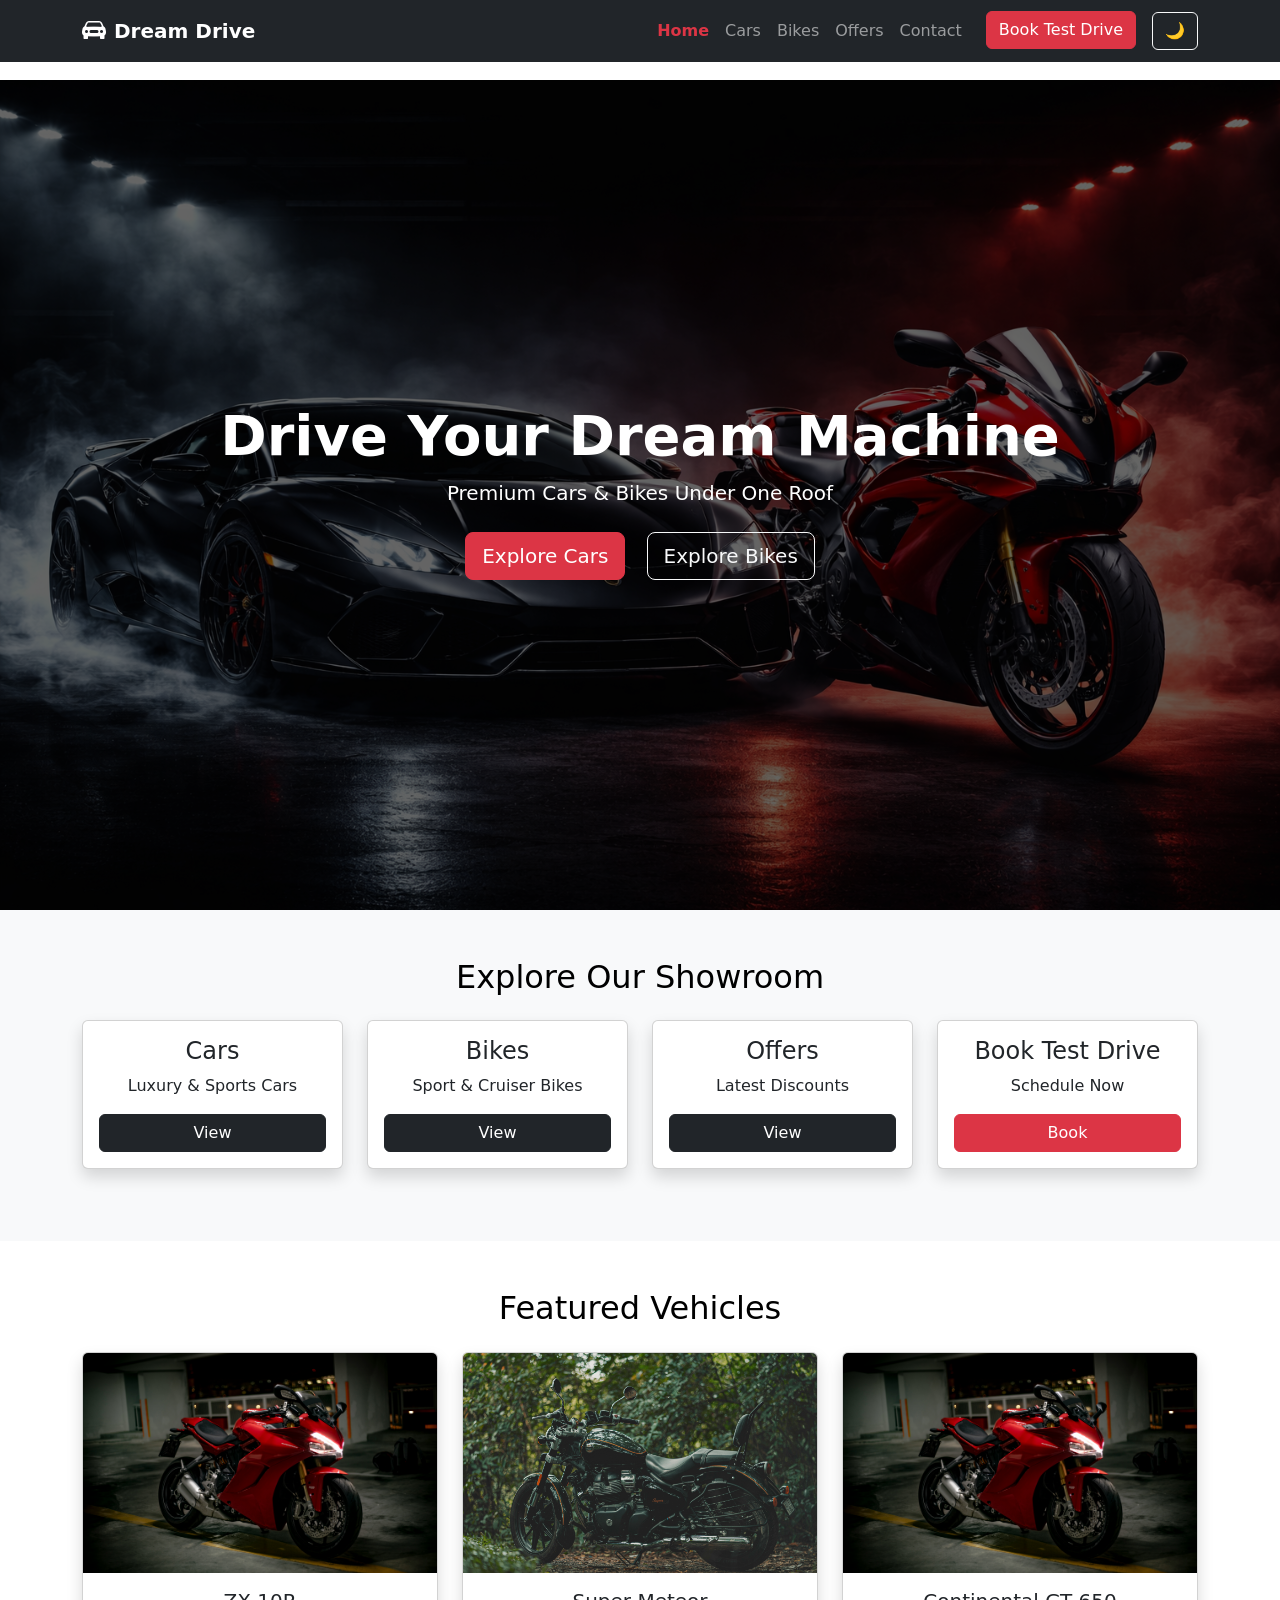
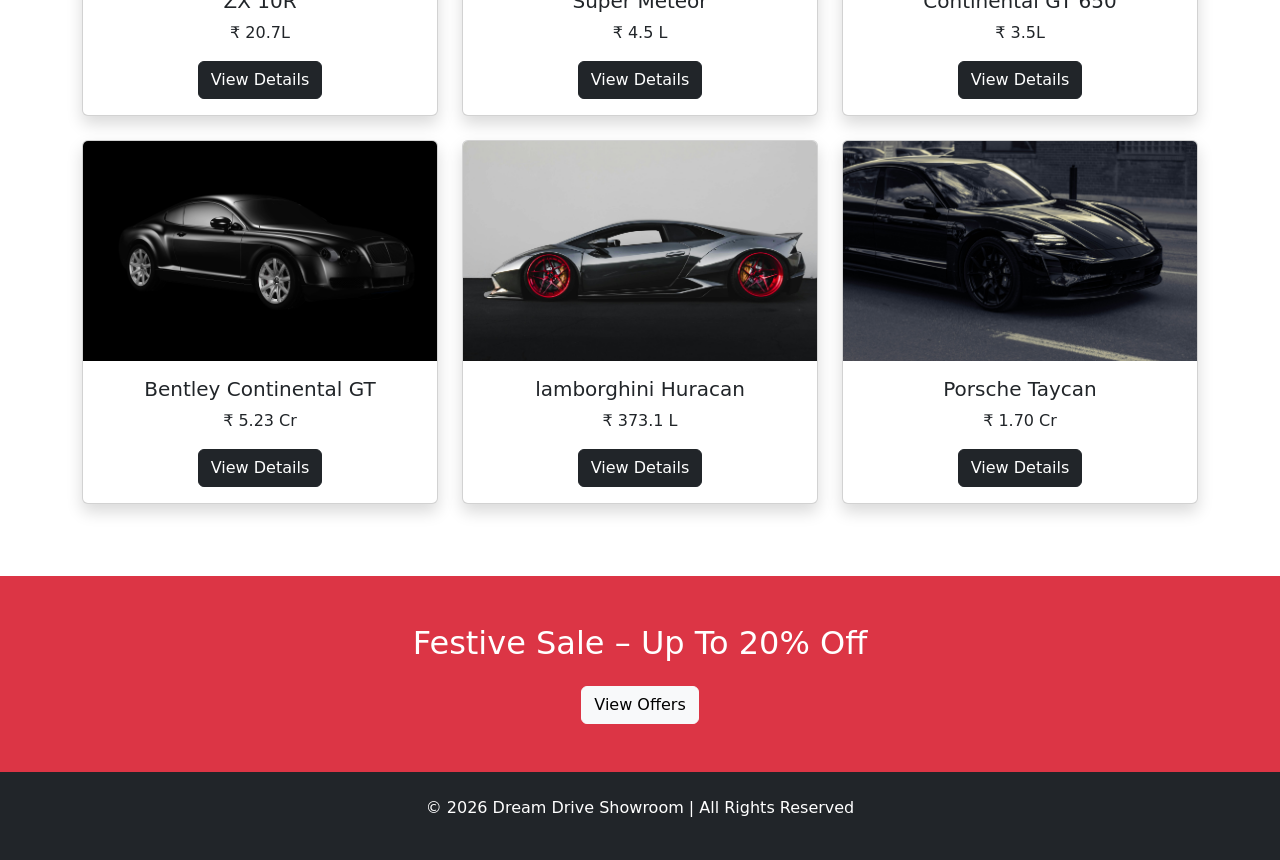
<file: index.html>
<!DOCTYPE html>
<html lang="en">
<head>
    <meta charset="UTF-8">
    <meta name="viewport" content="width=device-width, initial-scale=1.0">
    <title>Dream Drive Showroom</title>

    <!-- Bootstrap CSS -->
    <link href="https://cdn.jsdelivr.net/npm/bootstrap@5.3.8/dist/css/bootstrap.min.css" rel="stylesheet">

    <!-- Bootstrap Icons -->
    <link rel="stylesheet" href="https://cdn.jsdelivr.net/npm/bootstrap-icons@1.11.3/font/bootstrap-icons.css">

    <!-- External CSS -->
    <link rel="stylesheet" href="styles.css">

    <!-- Fevicon for the tabs -->
    <link rel="icon" type="image/png" href="fevicon.png">

</head>
<body>

<!-- NAVBAR -->
          <nav class="navbar navbar-expand-lg navbar-dark bg-dark fixed-top">
            <div class="container">
              <a class="navbar-brand fw-bold d-flex align-items-center" href="#">
              <i class="bi bi-car-front-fill me-2 fs-4"></i>
                Dream Drive</a>

              <button class="navbar-toggler" type="button" data-bs-toggle="collapse" data-bs-target="#navbarNav">
                <span class="navbar-toggler-icon"></span>
              </button>

              <div class="collapse navbar-collapse" id="navbarNav">
                <ul class="navbar-nav ms-auto">
                  <li class="nav-item"><a class="nav-link active" href="index.html">Home</a></li>
                  <li class="nav-item"><a class="nav-link" href="cars.html">Cars</a></li>
                  <li class="nav-item"><a class="nav-link" href="bikes.html">Bikes</a></li>
                  <li class="nav-item"><a class="nav-link" href="offers.html">Offers</a></li>
                  <li class="nav-item"><a class="nav-link" href="contact.html">Contact</a></li>
                  <li class="nav-item">
                  <a class="btn btn-danger ms-3" href="contact.html">Book Test Drive</a>
                  </li>
                </ul>
                <button id="themeToggle" class="btn btn-outline-light ms-3">🌙 </button>
              </div>
            </div>
          </nav>

<!-- HERO SECTION  For Banner-->

          <section class="hero-section text-white d-flex align-items-center">
            <div class="container text-center">
              <h1 class="display-4 fw-bold">Drive Your Dream Machine</h1>
              <p class="lead">Premium Cars & Bikes Under One Roof</p>
              <a href="cars.html" class="btn btn-danger btn-lg m-2">Explore Cars</a>
              <a href="bikes.html" class="btn btn-outline-light btn-lg m-2">Explore Bikes</a>
            </div>
          </section>

<!-- CATEGORY SECTION -->
          <section class="py-5 bg-light">
            <div class="container text-center">
              <h2 class="mb-4">Explore Our Showroom</h2>

              <div class="row">

                <div class="col-md-3 mb-4">

                  <div class="card p-3 shadow hover-card">
                    <h4>Cars</h4>
                    <p>Luxury & Sports Cars</p>
                    <a href="cars.html" class="btn btn-dark">View</a>
                  </div>
                </div>

                  <div class="col-md-3 mb-4">
                      <div class="card p-3 shadow hover-card">
                          <h4>Bikes</h4>
                          <p>Sport & Cruiser Bikes</p>
                          <a href="bikes.html" class="btn btn-dark">View</a>
                        </div>
                  </div>

                    <div class="col-md-3 mb-4">
                        <div class="card p-3 shadow hover-card">
                          <h4>Offers</h4>
                          <p>Latest Discounts</p>
                          <a href="offers.html" class="btn btn-dark">View</a>
                        </div>
                    </div>

                      <div class="col-md-3 mb-4">
                        <div class="card p-3 shadow hover-card">
                          <h4>Book Test Drive</h4>
                          <p>Schedule Now</p>
                        <a href="contact.html" class="btn btn-danger">Book</a>
                        </div>
                      </div>

              </div>
            </div>
          </section>

<!-- FEATURED VEHICLES -->
<section class="py-5">
  <div class="container">
    <h2 class="text-center mb-4">Featured Vehicles</h2>
    <div class="row">

      
      <div class="col-12 col-sm-6 col-md-4 mb-4">
        <div class="card shadow">
          <img src="bike1.jpg" class="card-img-top">
          <div class="card-body text-center">
            <h5>ZX 10R</h5>
            <p>₹ 20.7L</p>
            <a href="bikes.html" class="btn btn-dark">View Details</a>
          </div>
        </div>
      </div>

      <div class="col-12 col-sm-6 col-md-4 mb-4">
        <div class="card shadow">
          <img src="bike2.jpg" class="card-img-top">
          <div class="card-body text-center">
            <h5>Super Meteor </h5>
            <p>₹ 4.5 L</p>
            <a href="bikes.html" class="btn btn-dark">View Details</a>
          </div>
        </div>
      </div>

      <div class="col-12 col-sm-6 col-md-4 mb-4">
        <div class="card shadow">
          <img src="bike1.jpg" class="card-img-top">
          <div class="card-body text-center">
            <h5>Continental GT 650</h5>
            <p>₹ 3.5L</p>
            <a href="bikes.html" class="btn btn-dark">View Details</a>
          </div>
        </div>
      </div>

      <div class="col-12 col-sm-6 col-md-4 mb-4">
        <div class="card shadow">
          <img src="car1.jpg" class="card-img-top">
          <div class="card-body text-center">
            <h5>Bentley Continental GT</h5>
            <p>₹ 5.23 Cr</p>
            <a href="cars.html" class="btn btn-dark">View Details</a>
          </div>
        </div>
      </div>

      <div class="col-12 col-sm-6 col-md-4 mb-4">
        <div class="card shadow">
          <img src="car2.jpg" class="card-img-top">
          <div class="card-body text-center">
            <h5>lamborghini Huracan</h5>
            <p>₹ 373.1 L</p>
            <a href="cars.html" class="btn btn-dark">View Details</a>
          </div>
        </div>
      </div>

      <div class="col-12 col-sm-6 col-md-4 mb-4">
        <div class="card shadow">
          <img src="car3.jpg" class="card-img-top">
          <div class="card-body text-center">
            <h5>Porsche Taycan</h5>
            <p>₹ 1.70 Cr</p>
            <a href="cars.html" class="btn btn-dark">View Details</a>
          </div>
        </div>
      </div>

    </div>
  </div>
</section>

<!-- OFFER BANNER -->
<section class="bg-danger text-white text-center py-5">
  <h2>Festive Sale – Up To 20% Off</h2>
  <a href="offers.html" class="btn btn-light mt-3">View Offers</a>
</section>

<!-- FOOTER -->
<footer class="bg-dark text-white text-center p-4">
  <p>© 2026 Dream Drive Showroom | All Rights Reserved</p>
</footer>

  <!-- THe Theme Toggle Button -->
  
  <script src="https://cdn.jsdelivr.net/npm/bootstrap@5.3.8/dist/js/bootstrap.bundle.min.js"></script>
  
 <!-- Externall JS -->
<script src="script.js"></script>

</body>
</html>
</file>
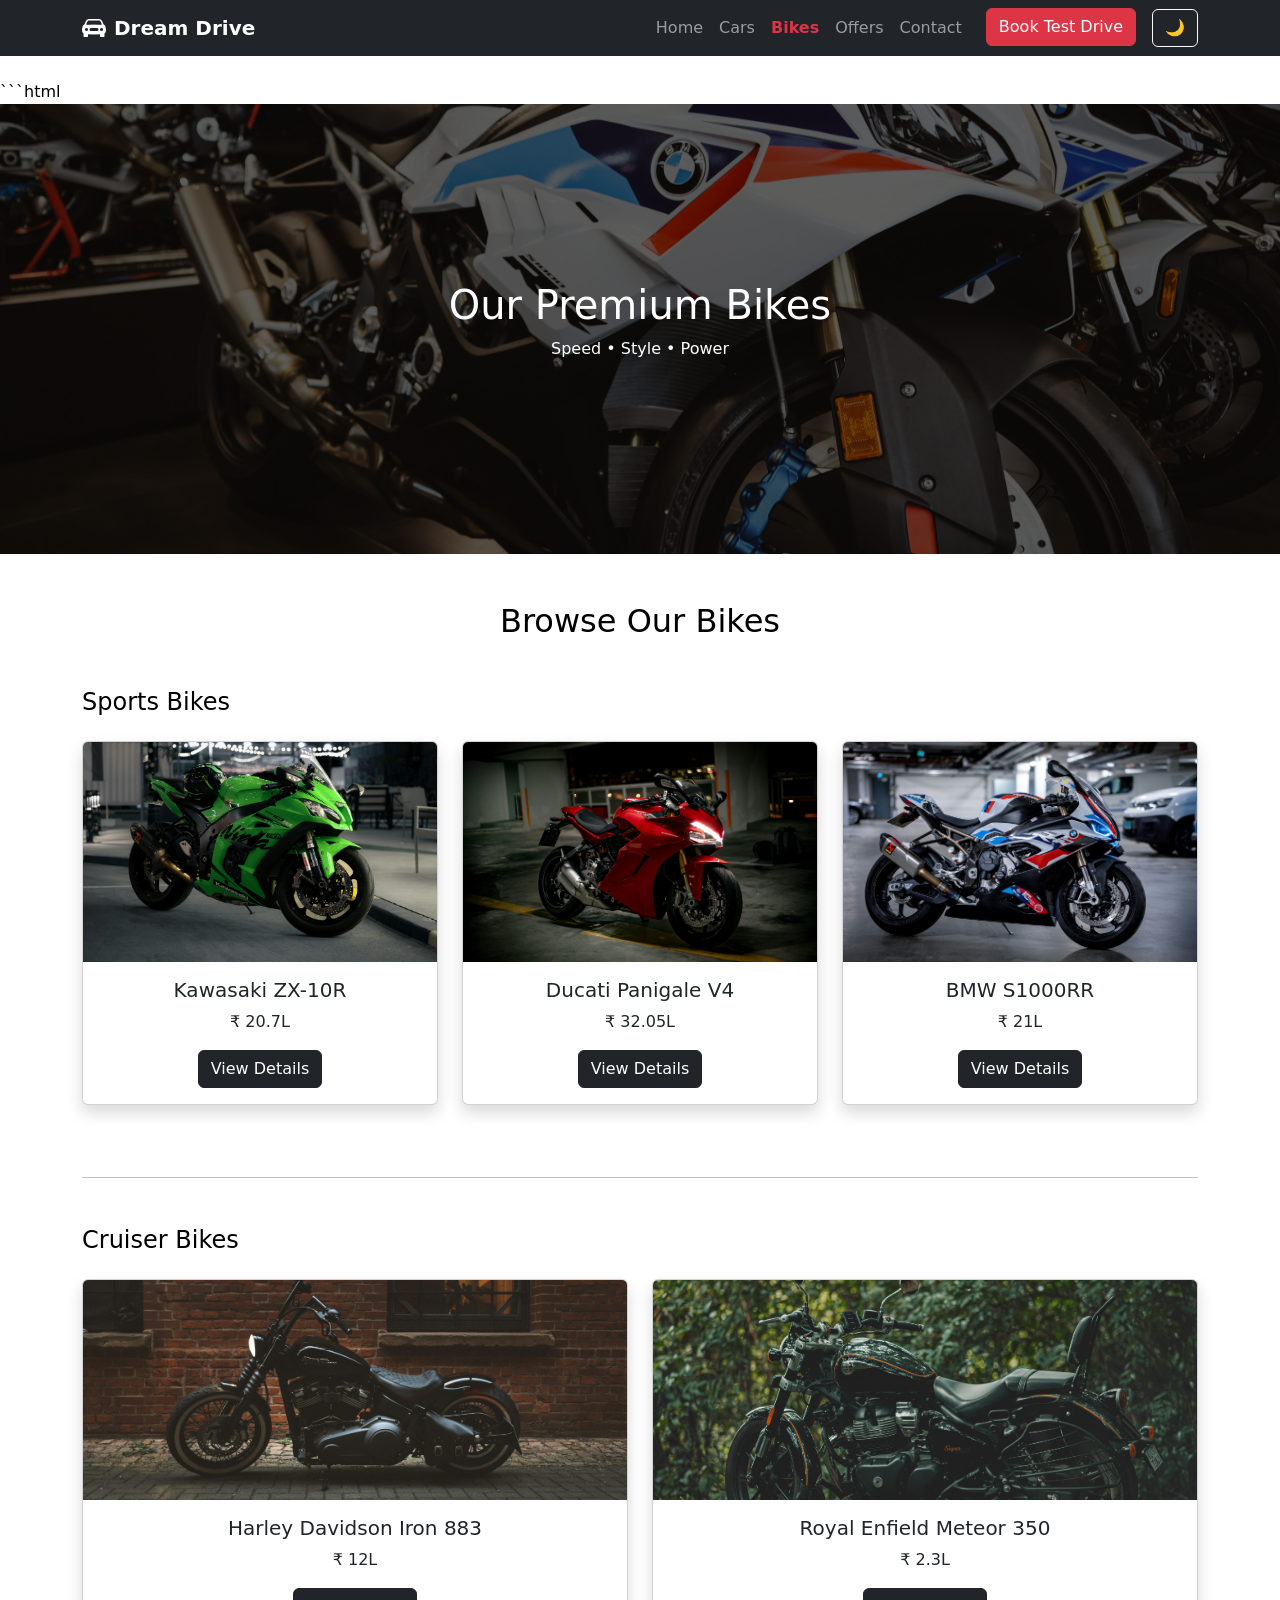
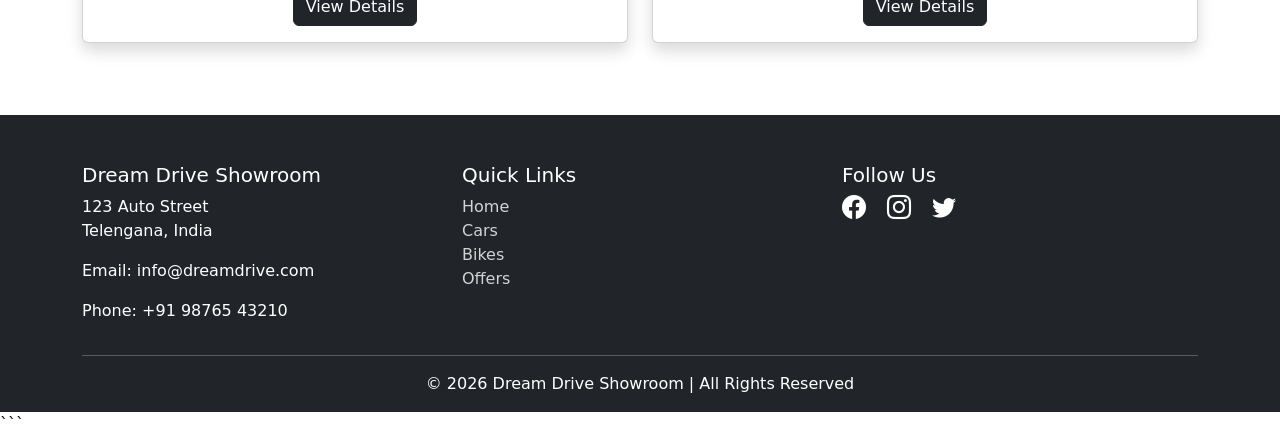
<file: bikes.html>
```html
<!DOCTYPE html>
<html lang="en">
<head>
<meta charset="UTF-8">
<meta name="viewport" content="width=device-width, initial-scale=1.0">
<title>Bikes | Dream Drive</title>

<link href="https://cdn.jsdelivr.net/npm/bootstrap@5.3.8/dist/css/bootstrap.min.css" rel="stylesheet">

<link rel="stylesheet" href="https://cdn.jsdelivr.net/npm/bootstrap-icons@1.11.3/font/bootstrap-icons.css">

<link rel="stylesheet" href="styles.css">

<link rel="icon" type="image/png" href="fevicon.png">
</head>

<body>

<!-- Navbar -->
<nav class="navbar navbar-expand-lg navbar-dark bg-dark fixed-top">
<div class="container">

<a class="navbar-brand fw-bold d-flex align-items-center" href="#">
<i class="bi bi-car-front-fill me-2 fs-4"></i>
Dream Drive
</a>

<button class="navbar-toggler" type="button" data-bs-toggle="collapse" data-bs-target="#navbarNav">
<span class="navbar-toggler-icon"></span>
</button>

<div class="collapse navbar-collapse" id="navbarNav">

<ul class="navbar-nav ms-auto">

<li class="nav-item"><a class="nav-link" href="index.html">Home</a></li>
<li class="nav-item"><a class="nav-link" href="cars.html">Cars</a></li>
<li class="nav-item"><a class="nav-link active" href="bikes.html">Bikes</a></li>
<li class="nav-item"><a class="nav-link" href="offers.html">Offers</a></li>
<li class="nav-item"><a class="nav-link" href="contact.html">Contact</a></li>

<li class="nav-item">
<a class="btn btn-danger ms-3" href="contact.html">Book Test Drive</a>
</li>

</ul>

<button id="themeToggle" class="btn btn-outline-light ms-3">🌙</button>

</div>
</div>
</nav>


<!-- HEADER -->
<section class="page-header bike-header text-center text-white">
<div class="container">
<h1>Our Premium Bikes</h1>
<p>Speed • Style • Power</p>
</div>
</section>


<section class="py-5">
<div class="container">

<h2 class="text-center mb-5">Browse Our Bikes</h2>

<h4 class="mb-4">Sports Bikes</h4>

<div class="row">

<!-- ZX10R -->
<div class="col-md-4 mb-4">
<div class="card shadow">
<img src="zx10r.jpg" class="card-img-top">

<div class="card-body text-center">
<h5>Kawasaki ZX-10R</h5>
<p>₹ 20.7L</p>

<button
class="btn btn-dark"
data-bs-toggle="popover"
data-bs-trigger="focus"
data-bs-html="true"
data-bs-title="Kawasaki ZX-10R"
data-bs-content="
Engine: 998cc <br>
Power: 203 HP <br>
Top Speed: 299 km/h <br><br>
<audio controls style='width:100%'>
<source src='sounds/zx10r.mp3' type='audio/mpeg'>
</audio>
">
View Details
</button>

</div>
</div>
</div>


<!-- Ducati -->
<div class="col-md-4 mb-4">
<div class="card shadow">
<img src="bike1.jpg" class="card-img-top">

<div class="card-body text-center">
<h5>Ducati Panigale V4</h5>
<p>₹ 32.05L</p>

<button
class="btn btn-dark"
data-bs-toggle="popover"
data-bs-trigger="focus"
data-bs-html="true"
data-bs-title="Ducati Panigale V4"
data-bs-content="
Engine: 1103cc <br>
Power: 215 HP <br>
Top Speed: 299 km/h <br><br>
<audio controls style='width:100%'>
<source src='sounds/ducati.mp3' type='audio/mpeg'>
</audio>
">
View Details
</button>

</div>
</div>
</div>


<!-- BMW -->
<div class="col-md-4 mb-4">
<div class="card shadow">
<img src="s1000rr.jpg" class="card-img-top">

<div class="card-body text-center">
<h5>BMW S1000RR</h5>
<p>₹ 21L</p>

<button
class="btn btn-dark"
data-bs-toggle="popover"
data-bs-trigger="focus"
data-bs-html="true"
data-bs-title="BMW S1000RR"
data-bs-content="
Engine: 999cc <br>
Power: 210 HP <br>
Top Speed: 303 km/h <br><br>
<audio controls style='width:100%'>
<source src='sounds/bmw.mp3' type='audio/mpeg'>
</audio>
">
View Details
</button>

</div>
</div>
</div>

</div>


<hr class="my-5">


<h4 class="mb-4">Cruiser Bikes</h4>

<div class="row">

<!-- Harley -->
<div class="col-md-6 mb-4">
<div class="card shadow">
<img src="harley.jpg" class="card-img-top">

<div class="card-body text-center">
<h5>Harley Davidson Iron 883</h5>
<p>₹ 12L</p>

<button
class="btn btn-dark"
data-bs-toggle="popover"
data-bs-trigger="focus"
data-bs-html="true"
data-bs-title="Harley Davidson Iron 883"
data-bs-content="
Engine: 883cc <br>
Power: 50 HP <br>
Top Speed: 170 km/h <br><br>
<audio controls style='width:100%'>
<source src='sounds/harley.mp3' type='audio/mpeg'>
</audio>
">
View Details
</button>

</div>
</div>
</div>


<!-- Meteor -->
<div class="col-md-6 mb-4">
<div class="card shadow">
<img src="bike2.jpg" class="card-img-top">

<div class="card-body text-center">
<h5>Royal Enfield Meteor 350</h5>
<p>₹ 2.3L</p>

<button
class="btn btn-dark"
data-bs-toggle="popover"
data-bs-trigger="focus"
data-bs-html="true"
data-bs-title="Royal Enfield Meteor 350"
data-bs-content="
Engine: 349cc <br>
Power: 20 HP <br>
Top Speed: 120 km/h <br><br>
<audio controls style='width:100%'>
<source src='sounds/meteor.mp3' type='audio/mpeg'>
</audio>
">
View Details
</button>

</div>
</div>
</div>

</div>

</div>
</section>


<!-- Footer -->
<footer class="bg-dark text-white pt-5 pb-3">

<div class="container">
<div class="row">

<div class="col-md-4">
<h5>Dream Drive Showroom</h5>
<p>123 Auto Street<br>Telengana, India</p>
<p>Email: info@dreamdrive.com</p>
<p>Phone: +91 98765 43210</p>
</div>

<div class="col-md-4">
<h5>Quick Links</h5>
<ul class="list-unstyled">
<li><a href="index.html" class="footer-link">Home</a></li>
<li><a href="cars.html" class="footer-link">Cars</a></li>
<li><a href="bikes.html" class="footer-link">Bikes</a></li>
<li><a href="offers.html" class="footer-link">Offers</a></li>
</ul>
</div>

<div class="col-md-4">
<h5>Follow Us</h5>
<i class="bi bi-facebook fs-4 me-3"></i>
<i class="bi bi-instagram fs-4 me-3"></i>
<i class="bi bi-twitter fs-4"></i>
</div>

</div>

<hr class="bg-light">

<div class="text-center">
<p class="mb-0">© 2026 Dream Drive Showroom | All Rights Reserved</p>
</div>

</div>
</footer>


<script src="https://cdn.jsdelivr.net/npm/bootstrap@5.3.8/dist/js/bootstrap.bundle.min.js"></script>
<!-- Externall JS -->
<script src="script.js"></script>

</body>
</html>
```
</file>
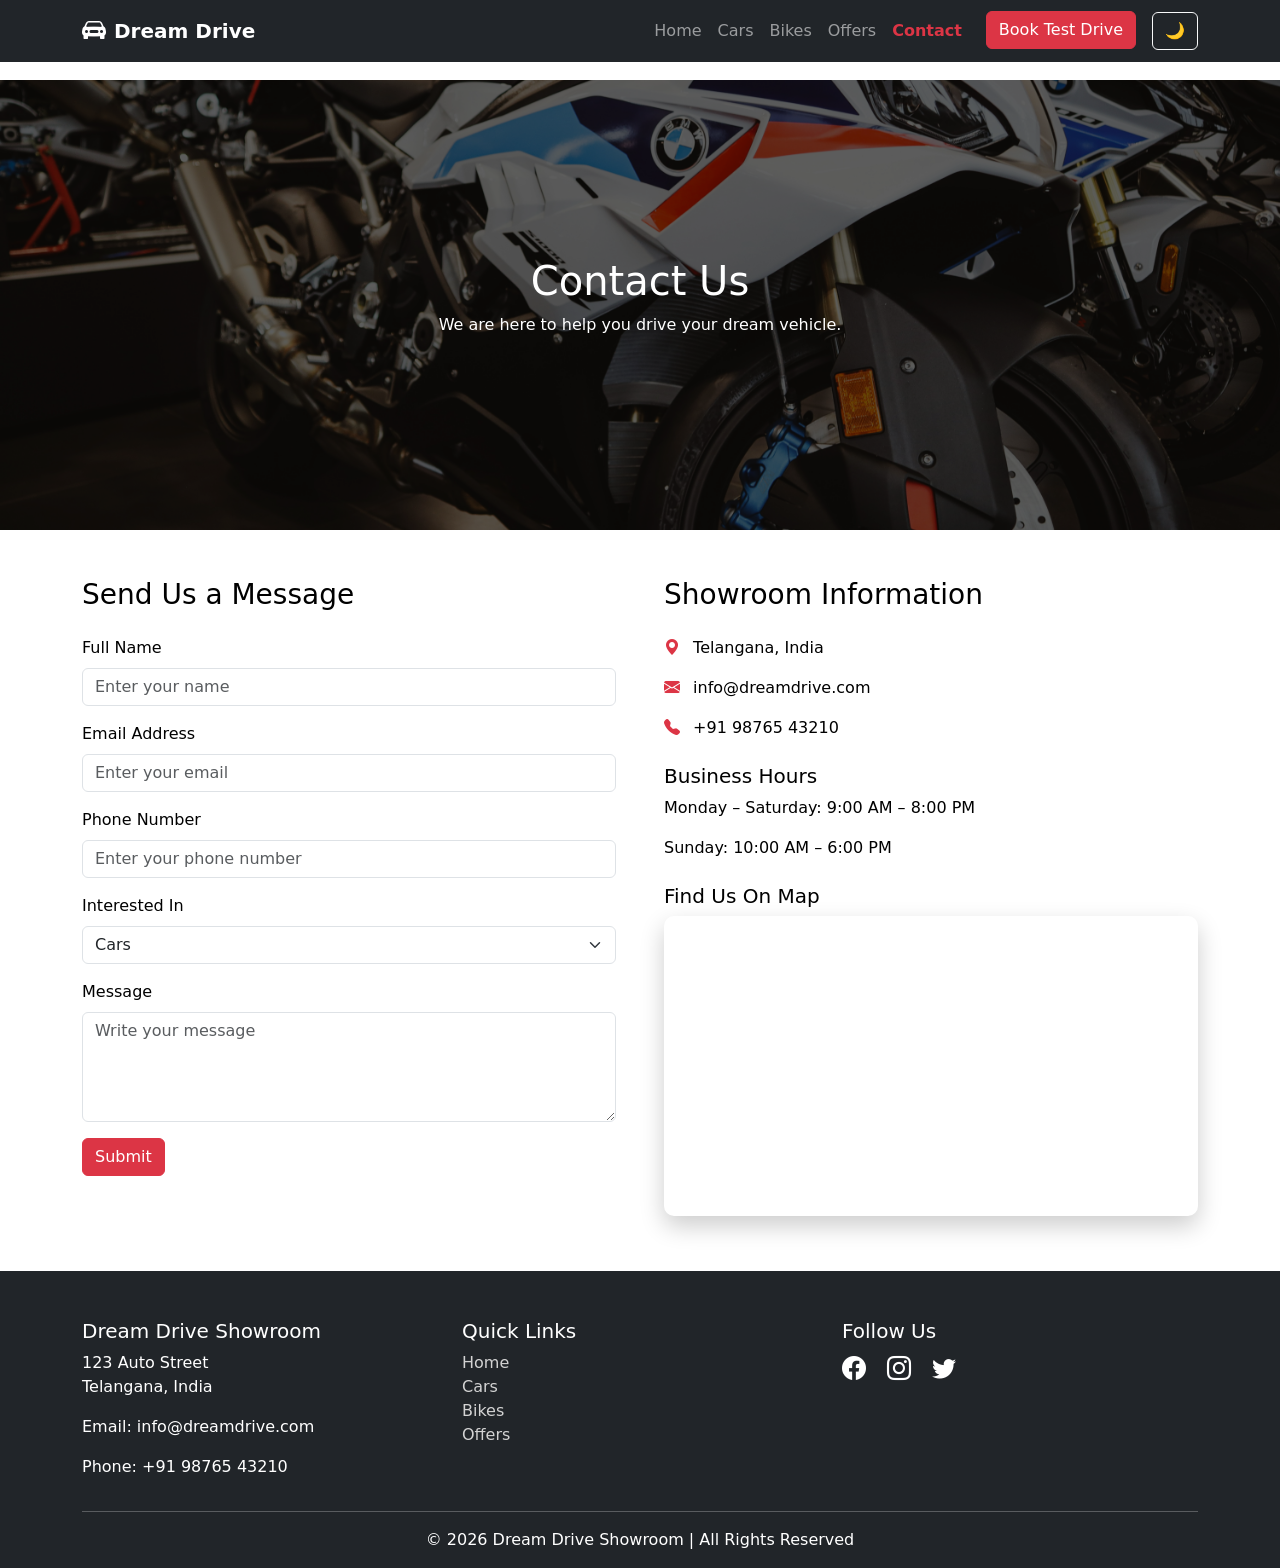
<file: contact.html>
<!DOCTYPE html>
<html lang="en">
<head>
<meta charset="UTF-8">
<meta name="viewport" content="width=device-width, initial-scale=1.0">
<title>Contact | Dream Drive</title>

<link href="https://cdn.jsdelivr.net/npm/bootstrap@5.3.8/dist/css/bootstrap.min.css" rel="stylesheet">
<link rel="stylesheet" href="https://cdn.jsdelivr.net/npm/bootstrap-icons@1.11.3/font/bootstrap-icons.css">
<link rel="stylesheet" href="styles.css">

<link rel="icon" type="image/png" href="fevicon.png">
</head>

<body>

<!-- NAVBAR -->
<nav class="navbar navbar-expand-lg navbar-dark bg-dark fixed-top">
<div class="container">

<a class="navbar-brand fw-bold d-flex align-items-center" href="#">
<i class="bi bi-car-front-fill me-2 fs-4"></i>
Dream Drive
</a>

<button class="navbar-toggler" type="button" data-bs-toggle="collapse" data-bs-target="#navbarNav">
<span class="navbar-toggler-icon"></span>
</button>

<div class="collapse navbar-collapse" id="navbarNav">

<ul class="navbar-nav ms-auto">
<li class="nav-item"><a class="nav-link" href="index.html">Home</a></li>
<li class="nav-item"><a class="nav-link" href="cars.html">Cars</a></li>
<li class="nav-item"><a class="nav-link" href="bikes.html">Bikes</a></li>
<li class="nav-item"><a class="nav-link" href="offers.html">Offers</a></li>
<li class="nav-item"><a class="nav-link active" href="contact.html">Contact</a></li>

<li class="nav-item">
<a class="btn btn-danger ms-3" href="testdrive.html">Book Test Drive</a>
</li>

</ul>

<button id="themeToggle" class="btn btn-outline-light ms-3">🌙</button>

</div>
</div>
</nav>

<!-- HEADER -->
<section class="page-header bike-header text-center text-white">
<div class="container">
<h1>Contact Us</h1>
<p>We are here to help you drive your dream vehicle.</p>
</div>
</section>

<!-- CONTACT SECTION -->
<section class="py-5">
<div class="container">
<div class="row g-5">

<!-- FORM -->
<div class="col-md-6">

<h3 class="mb-4">Send Us a Message</h3>

<div id="successMsg" class="alert alert-success d-none">
Message sent successfully! We will contact you soon.
</div>

<form id="contactForm">

<div class="mb-3">
<label class="form-label">Full Name</label>
<input type="text" class="form-control" placeholder="Enter your name" required>
</div>

<div class="mb-3">
<label class="form-label">Email Address</label>
<input type="email" class="form-control" placeholder="Enter your email" required>
</div>

<div class="mb-3">
<label class="form-label">Phone Number</label>
<input type="tel" class="form-control" placeholder="Enter your phone number">
</div>

<div class="mb-3">
<label class="form-label">Interested In</label>
<select class="form-select">
<option>Cars</option>
<option>Bikes</option>
<option>Test Drive</option>
<option>Offers</option>
</select>
</div>

<div class="mb-3">
<label class="form-label">Message</label>
<textarea class="form-control" rows="4" placeholder="Write your message"></textarea>
</div>

<button class="btn btn-danger">Submit</button>

</form>

</div>

<!-- CONTACT INFO + MAP -->
<div class="col-md-6">

<h3 class="mb-4">Showroom Information</h3>

<p><i class="bi bi-geo-alt-fill me-2 text-danger"></i> Telangana, India</p>

<p><i class="bi bi-envelope-fill me-2 text-danger"></i> info@dreamdrive.com</p>

<p><i class="bi bi-telephone-fill me-2 text-danger"></i> +91 98765 43210</p>

<h5 class="mt-4">Business Hours</h5>

<p>Monday – Saturday: 9:00 AM – 8:00 PM</p>
<p>Sunday: 10:00 AM – 6:00 PM</p>

<h5 class="mt-4">Find Us On Map</h5>

<div class="map-container">
<iframe src="https://www.google.com/maps?q=Telangana,India&output=embed"
width="100%" height="300"
style="border:0;" loading="lazy">
</iframe>
</div>

</div>

</div>
</div>
</section>

<!-- FOOTER -->
<footer class="bg-dark text-white pt-5 pb-3">

<div class="container">
<div class="row">

<div class="col-md-4">
<h5>Dream Drive Showroom</h5>
<p>123 Auto Street<br>Telangana, India</p>
<p>Email: info@dreamdrive.com</p>
<p>Phone: +91 98765 43210</p>
</div>

<div class="col-md-4">
<h5>Quick Links</h5>

<ul class="list-unstyled">
<li><a href="index.html" class="footer-link">Home</a></li>
<li><a href="cars.html" class="footer-link">Cars</a></li>
<li><a href="bikes.html" class="footer-link">Bikes</a></li>
<li><a href="offers.html" class="footer-link">Offers</a></li>
</ul>

</div>

<div class="col-md-4">

<h5>Follow Us</h5>

<i class="bi bi-facebook fs-4 me-3"></i>
<i class="bi bi-instagram fs-4 me-3"></i>
<i class="bi bi-twitter fs-4"></i>

</div>

</div>

<hr class="bg-light">

<div class="text-center">
<p class="mb-0">© 2026 Dream Drive Showroom | All Rights Reserved</p>
</div>

</div>
</footer>

<script src="https://cdn.jsdelivr.net/npm/bootstrap@5.3.8/dist/js/bootstrap.bundle.min.js"></script>

<!-- Externall JS -->
<script src="script.js"></script>

</body>

</html>
</file>
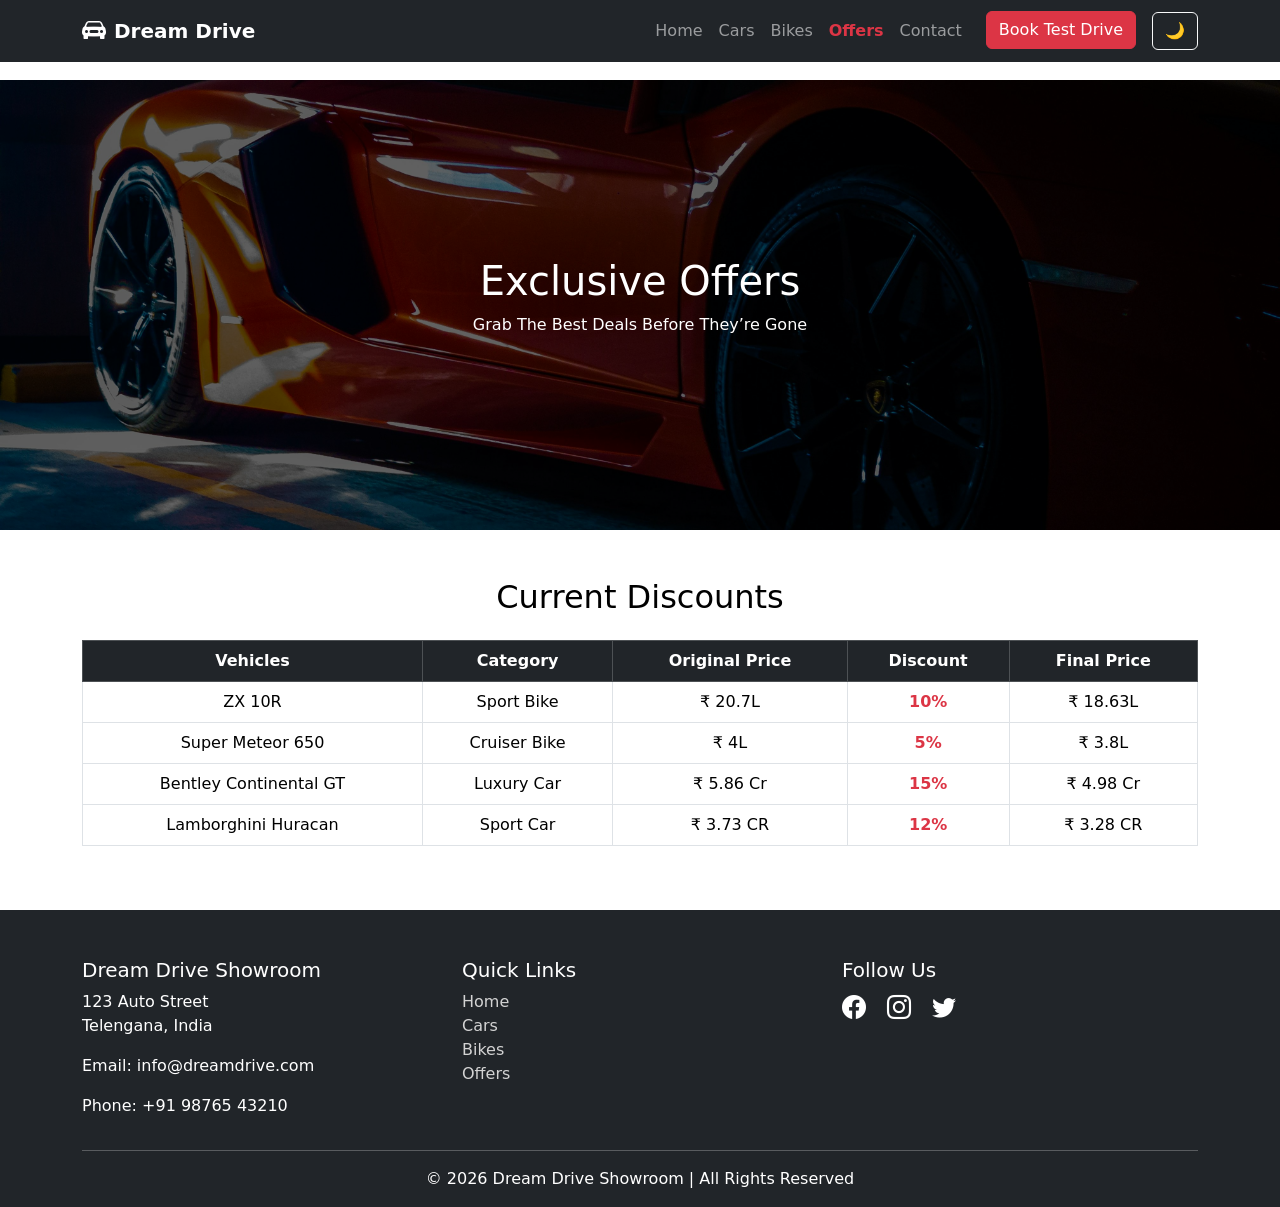
<file: offers.html>
<!DOCTYPE html>
<html lang="en">
<head>
    <meta charset="UTF-8">
    <meta name="viewport" content="width=device-width, initial-scale=1.0">
    <title>Document</title>
        <!-- Bootstrap CSS -->
    <link href="https://cdn.jsdelivr.net/npm/bootstrap@5.3.8/dist/css/bootstrap.min.css" rel="stylesheet">

    <!-- Bootstrap Icons -->
    <link rel="stylesheet" href="https://cdn.jsdelivr.net/npm/bootstrap-icons@1.11.3/font/bootstrap-icons.css">

    <!-- External CSS -->
    <link rel="stylesheet" href="styles.css">

    <!-- Fevicon for the tabs -->
    <link rel="icon" type="image/png" href="fevicon.png">
</head>
<body>
    
    <!-- Navbar Same as Home Page -->
    <nav class="navbar navbar-expand-lg navbar-dark bg-dark fixed-top">
  <div class="container">
    <a class="navbar-brand fw-bold d-flex align-items-center" href="#">
      <i class="bi bi-car-front-fill me-2 fs-4"></i>
      Dream Drive
    </a>

    <button class="navbar-toggler" type="button" data-bs-toggle="collapse" data-bs-target="#navbarNav">
      <span class="navbar-toggler-icon"></span>
    </button>

    <div class="collapse navbar-collapse" id="navbarNav">
      <ul class="navbar-nav ms-auto">
        <li class="nav-item"><a class="nav-link" href="index.html">Home</a></li>
        <li class="nav-item"><a class="nav-link" href="cars.html">Cars</a></li>
        <li class="nav-item"><a class="nav-link" href="bikes.html">Bikes</a></li>
        <li class="nav-item"><a class="nav-link active" href="offers.html">Offers</a></li>
        <li class="nav-item"><a class="nav-link" href="contact.html">Contact</a></li>
        <li class="nav-item">
          <a class="btn btn-danger ms-3" href="contact.html">Book Test Drive</a>
        </li>
      </ul>
      <button id="themeToggle" class="btn btn-outline-light ms-3">🌙 </button>
    </div>
  </div>
</nav>
    
        <!-- header part -->

        <section class="page-header text-center text-white">
            <div class="container">
                <h1>Exclusive Offers</h1>
                <p>Grab The Best Deals Before They’re Gone</p>
            </div>
        </section>

        <!-- What we are Offering Table Layout -->

        <section class="py-5">
            <div class="container">
                <h2 class="text-center mb-4">Current Discounts</h2>
                
                <!-- Table code -->

                <div class="table-responsive">

                    <table class="table table-bordered table-hover text-center align-middle">

                        <thead class="table-dark">
                            <tr>
                                <th>Vehicles</th>
                                <th>Category</th>
                                <th>Original Price</th>
                                <th>Discount</th>
                                <th>Final Price</th>
                            </tr>
                        </thead>

                        <tbody>
                            <tr>
                                <td>ZX 10R</td>
                                <td>Sport Bike</td>
                                <td>₹ 20.7L</td>
                                <td>10%</td>
                                <td>₹ 18.63L</td>
                            </tr>
                            
                            <tr>
                                <td>Super Meteor 650</td>
                                <td>Cruiser Bike</td>
                                <td>₹ 4L</td>
                                <td>5%</td>
                                <td>₹ 3.8L</td>
                            </tr>

                            <tr>
                                <td>Bentley Continental GT</td>
                                <td>Luxury Car</td>
                                <td>₹ 5.86 Cr</td>
                                <td>15%</td>
                                <td>₹ 4.98 Cr</td>
                            </tr>

                            <tr>
                                <td>Lamborghini Huracan</td>
                                <td>Sport Car</td>
                                <td>₹ 3.73 CR</td>
                                <td>12%</td>
                                <td>₹ 3.28 CR</td>
                            </tr>

                        </tbody>
                    </table>
                </div>
            </div>
        </section>

    <!-- Footer  -->

<footer class="bg-dark text-white pt-5 pb-3">
        <div class="container">
        <div class="row">

        <!-- Column 1 -->
      <div class="col-md-4">
        <h5>Dream Drive Showroom</h5>
        <p>123 Auto Street<br>Telengana, India</p>
        <p>Email: info@dreamdrive.com</p>
        <p>Phone: +91 98765 43210</p>
      </div>

      <!-- Column 2 -->
      <div class="col-md-4">
        <h5>Quick Links</h5>
        <ul class="list-unstyled">
          <li><a href="index.html" class="footer-link">Home</a></li>
          <li><a href="cars.html" class="footer-link">Cars</a></li>
          <li><a href="bikes.html" class="footer-link">Bikes</a></li>
          <li><a href="offers.html" class="footer-link">Offers</a></li>
        </ul>
      </div>

      <!-- Column 3 -->
      <div class="col-md-4">
        <h5>Follow Us</h5>
        <i class="bi bi-facebook fs-4 me-3"></i>
        <i class="bi bi-instagram fs-4 me-3"></i>
        <i class="bi bi-twitter fs-4"></i>
      </div>

    </div>

    <hr class="bg-light">

    <div class="text-center">
      <p class="mb-0">© 2026 Dream Drive Showroom | All Rights Reserved</p>
    </div>

  </div>
</footer>

    <!-- bootstrap JS -->
<script src="https://cdn.jsdelivr.net/npm/bootstrap@5.3.8/dist/js/bootstrap.bundle.min.js"></script>

<!-- Externall JS -->
<script src="script.js"></script>

</body>

</html>
</file>
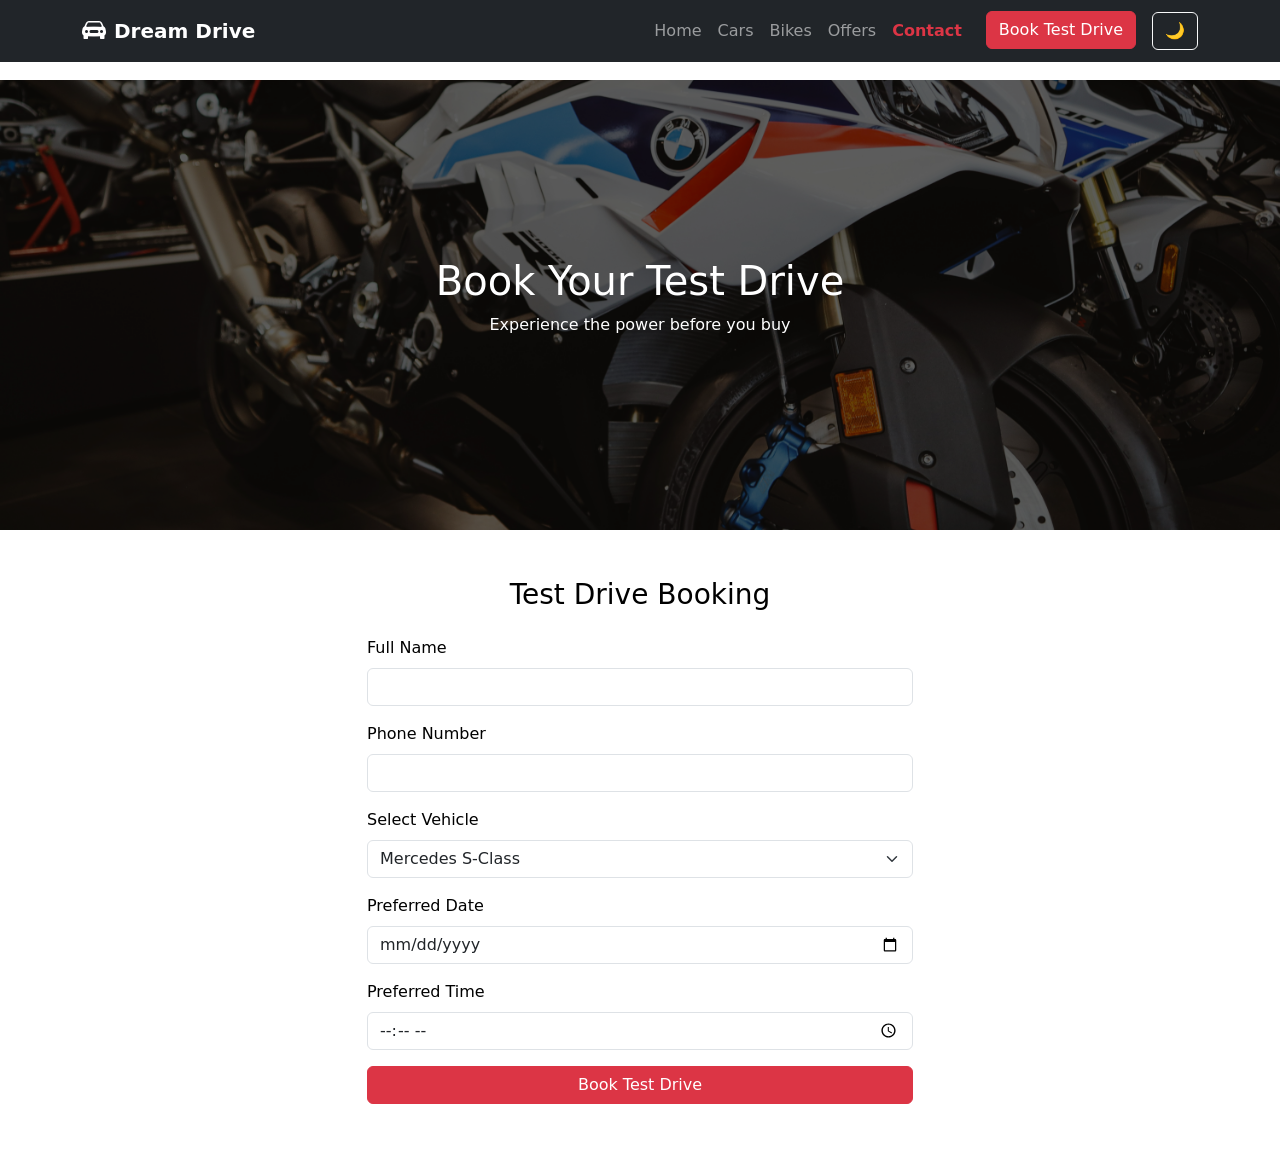
<file: testdrive.html>
<!DOCTYPE html>
<html lang="en">
<head>

<meta charset="UTF-8">
<meta name="viewport" content="width=device-width, initial-scale=1.0">

<title>Book Test Drive | Dream Drive</title>

<link href="https://cdn.jsdelivr.net/npm/bootstrap@5.3.8/dist/css/bootstrap.min.css" rel="stylesheet">

<link rel="stylesheet" href="https://cdn.jsdelivr.net/npm/bootstrap-icons@1.11.3/font/bootstrap-icons.css">

<link rel="stylesheet" href="styles.css">

<!-- Fevicon for the tabs -->
<link rel="icon" type="image/png" href="fevicon.png">

</head>

<body>

<!-- NAVBAR -->
<nav class="navbar navbar-expand-lg navbar-dark bg-dark fixed-top">
<div class="container">

<a class="navbar-brand fw-bold d-flex align-items-center" href="#">
<i class="bi bi-car-front-fill me-2 fs-4"></i>
Dream Drive
</a>

<button class="navbar-toggler" type="button" data-bs-toggle="collapse" data-bs-target="#navbarNav">
<span class="navbar-toggler-icon"></span>
</button>

<div class="collapse navbar-collapse" id="navbarNav">

<ul class="navbar-nav ms-auto">
<li class="nav-item"><a class="nav-link" href="index.html">Home</a></li>
<li class="nav-item"><a class="nav-link" href="cars.html">Cars</a></li>
<li class="nav-item"><a class="nav-link" href="bikes.html">Bikes</a></li>
<li class="nav-item"><a class="nav-link" href="offers.html">Offers</a></li>
<li class="nav-item"><a class="nav-link active" href="contact.html">Contact</a></li>

<li class="nav-item">
<a class="btn btn-danger ms-3" href="testdrive.html">Book Test Drive</a>
</li>

</ul>

<button id="themeToggle" class="btn btn-outline-light ms-3">🌙</button>

</div>
</div>
</nav>

    <section class="page-header text-center text-white bike-header">

        <div class="container">

            <h1>Book Your Test Drive</h1>

            <p>Experience the power before you buy</p>

        </div>

    </section>

    <section class="py-5">

    <div class="container">

        <div class="row justify-content-center">

            <div class="col-md-6">

                <h3 class="mb-4 text-center">Test Drive Booking</h3>

                <div id="testMsg" class="alert alert-success d-none"> Your test drive has been booked! </div>

                <form id="testForm">

                    <div class="mb-3">
                        <label class="form-label">Full Name</label>
                        <input type="text" class="form-control" required>
                    </div>

                    <div class="mb-3">
                        <label class="form-label">Phone Number</label>
                        <input type="tel" class="form-control" required>
                    </div>

                    <div class="mb-3">
                        <label class="form-label">Select Vehicle</label>

                        <select class="form-select">

                            <option>Mercedes S-Class</option>

                            <option>BMW 7 Series</option>

                            <option>Audi A8</option>

                            <option>Tesla Model S</option>

                            <option>Porsche Taycan</option>

                            <option>Kawasaki ZX-10R</option>

                            <option>Ducati Panigale v4</option>

                            <option>BMW S1000RR</option>

                            <option>Harley Davidson Iron 883</option>

                            <option>Royal Enfield Meteor 350</option>

                        </select>

                    </div>

                    <div class="mb-3">
                        <label class="form-label">Preferred Date</label>
                        <input type="date" class="form-control">
                    </div>

                    <div class="mb-3">
                        <label class="form-label">Preferred Time</label>
                        <input type="time" class="form-control">
                    </div>

                    <button class="btn btn-danger w-100"> Book Test Drive </button>

                </form>

            </div>

        </div>

    </div>

</section>

<!-- Externall JS -->
<script src="script.js"></script>

</body>

</html>
</file>
<file: styles.css>
html {
    scroll-behavior: smooth;
}

/* CSS VARIABLES */
:root {
    --primary-color: #dc3545;
    --bg-color: white;
    --text-color: black;
}
.dark-mode{
    --bg-color: #121212;
    --text-color: white;
}

body {
    padding-top: calc(70px + 10px);
    background: var(--bg-color);
    color: var(--text-color);
    transition: 0.3s ease;
}

/* HERO */
.hero-section {
    height: calc(100vh - 70px);
    background: url('hero.png') center/cover no-repeat;
    position: relative;
}

.hero-section::before {
    content: "";
    position: absolute;
    inset: 0;
    background: rgba(0,0,0,0.6);
}

.hero-section .container {
    position: relative;
    z-index: 2;
}

.hero-section h1,
.hero-section p,
.hero-section a {
    animation: fadeIn 2s ease-in-out;
}

/* CARDS */
.card {
    transition: 0.3s ease;
}

.card:hover {
    transform: translateY(-8px) scale(1.02);
    box-shadow: 0 15px 30px rgba(0,0,0,0.4);
}

.hover-card {
    transition: 0.3s;
}

.hover-card:hover {
    transform: translateY(-10px);
}

.card-img-top {
    height: 220px;
    object-fit: cover;
}

/* NAVBAR ICON ANIMATION */
.navbar-brand i {
    transition: 0.3s ease;
}

.navbar-brand:hover i {
    transform: rotate(-10deg) scale(1.2);
    color: var(--primary-color);
}

.navbar .nav-link.active{
    color: var(--primary-color);
    font-weight: 600;
}

/* Cars Header */

.page-header{
    height: 50vh;
    background: url('car-banner.jpg') center/cover no-repeat;
    position: relative; 
    display: flex;
    justify-content: center;
    align-items: center;
}

.page-header::before{
    content: "";
    position: absolute;
    inset: 0;
    background: rgba(0,0,0,0.6);
}

.page-header .container{
    position: relative;
    z-index: 2;
}

/* map styling */

.map-container iframe{
    border-radius: 10px;
    box-shadow: 0 10px 25px rgba(0,0,0,0.2);
}

 /* Bike Header */

 .bike-header{
    background: url('bike-banner.jpg') center/cover no-repeat;
 }

 /* Offer page */

 table tbody td:nth-child(4){
    font-weight: bold;
    color: var(--primary-color);
 }

 .footer-link{
    text-decoration: none;
    transition: 0.3s ease;
    color: lightgray;
 }

 .footer-link:hover{
    color: var(--primary-color);
    transition: 0.3s ease;
 }

 footer i{
    cursor: pointer;
    transition: 0.3s ease;
 }

 footer i:hover{
    color: var(--primary-color);
    transform: scale(1.2);
 }

 /* Button styling */


.btn {
    transition: all 0.3s ease;
}

.btn:hover {
    transform: translateY(-3px);
    box-shadow: 0 8px 20px rgba(0, 0, 0, 0.2);
}

/* ANIMATION */

@keyframes fadeIn {
    from {
        opacity: 0;
        transform: translateY(-20px);
    }
    to {
        opacity: 1;
        transform: translateY(0);
    }
}

/* CUSTOM MEDIA QUERY */

@media (max-width: 768px) {
    .hero-section h1 {
        font-size: 28px;
    }
}
</file>
